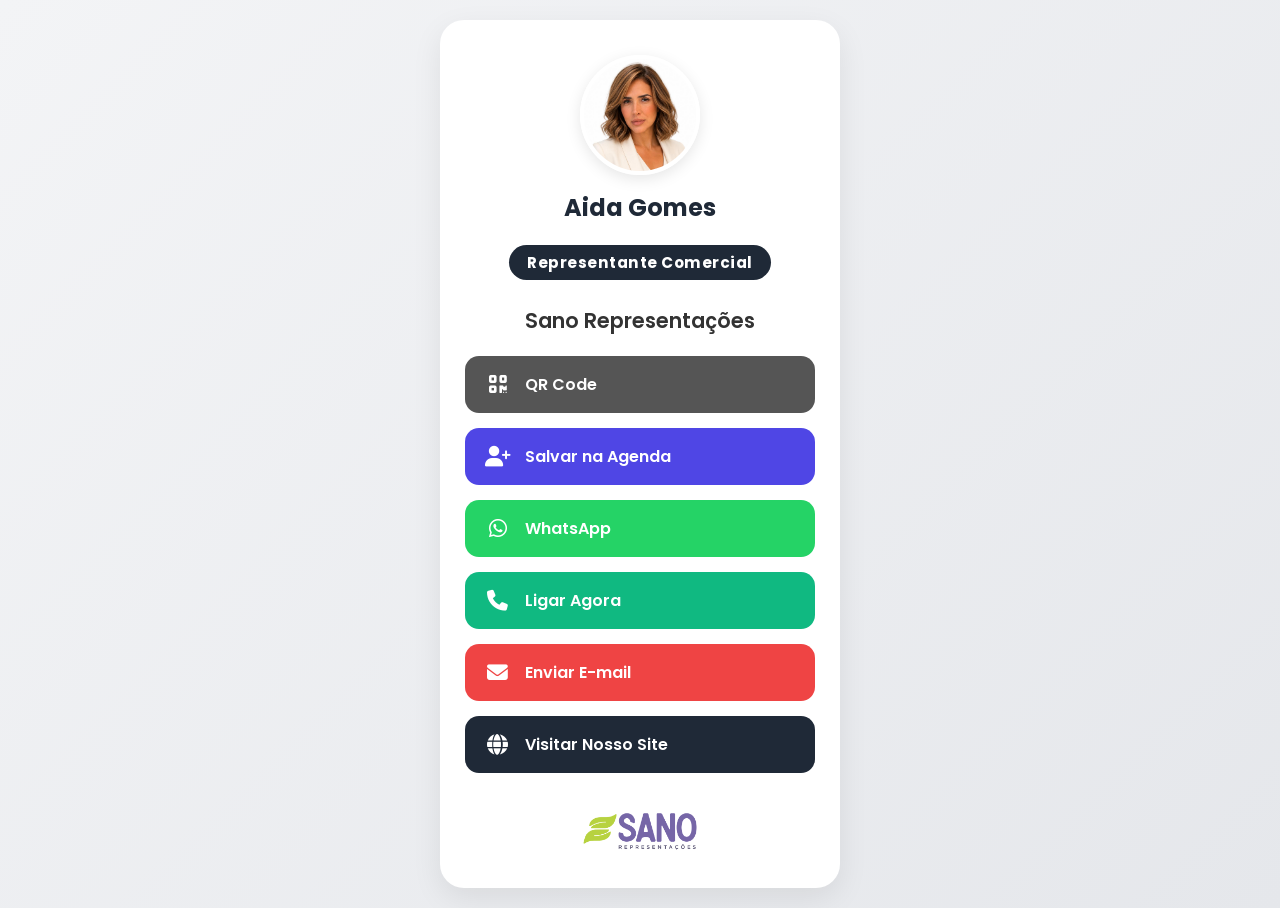
<file: aidacard/index.html>
<!DOCTYPE html>
<html lang="pt-BR">
<head>
    <meta charset="UTF-8">
    <meta name="viewport" content="width=device-width, initial-scale=1.0">
    <title>Aida Gomes - Cartão Virtual</title>
    <link rel="stylesheet" href="https://cdnjs.cloudflare.com/ajax/libs/font-awesome/6.4.0/css/all.min.css">
    <link rel="preconnect" href="https://fonts.googleapis.com">
    <link rel="preconnect" href="https://fonts.gstatic.com" crossorigin>
    <link href="https://fonts.googleapis.com/css2?family=Poppins:wght@400;500;600;700&display=swap" rel="stylesheet">
    <link rel="stylesheet" href="style.css">
    
    <style>
        .modal-qrcode {
            display: none;
            position: fixed;
            z-index: 9999;
            top: 0; left: 0; width: 100%; height: 100%;
            background-color: rgba(0,0,0,0.8);
            justify-content: center; align-items: center;
        }
        .modal-conteudo {
            background: #fff;
            padding: 20px;
            border-radius: 15px;
            text-align: center;
            max-width: 85%;
            position: relative;
        }
        .modal-conteudo img {
            width: 100%;
            max-width: 250px;
            height: auto;
        }
        .btn-fechar {
            margin-top: 15px;
            background: #333;
            color: #fff;
            border: none;
            padding: 8px 20px;
            border-radius: 8px;
            cursor: pointer;
            font-family: 'Poppins', sans-serif;
        }
        /* Cor personalizada para o botão do QR Code */
        .btn-qrcode {
            background-color: #555555;
            color: white;
        }
    </style>
</head>
<body>

    <div class="cartao-container">
        <div class="perfil-topo">
            <div class="foto-container">
                <img src="Imagem/aidafoto.jpeg" alt="Daniel Gomes" class="foto-perfil">
            </div>
            <h1>Aida Gomes</h1>
            <p class="cargo">Representante Comercial</p>
            <p class="sub-empresa" style="font-size: 1.3rem; font-weight: 600; color: #333; margin-bottom: 20px;">Sano Representações</p>
        </div>
        

        <div class="links-container">
            
            <a href="#" id="btn-abrir-qrcode" class="btn-link btn-qrcode">
                <i class="fa-solid fa-qrcode"></i>
                <span> QR Code</span>
            </a>

            <a href="contato.vcf" id="btn-agenda-inteligente" download="Daniel_Gomes.vcf" type="text/vcard" class="btn-link btn-agenda">
                <i class="fa-solid fa-user-plus"></i>
                <span>Salvar na Agenda</span>
            </a>

            <a href="https://wa.me/5585999534177" target="_blank" class="btn-link btn-whatsapp">
                <i class="fa-brands fa-whatsapp"></i>
                <span>WhatsApp</span>
            </a>

            <a href="tel:+5585999534177" class="btn-link btn-telefone">
                <i class="fa-solid fa-phone"></i>
                <span>Ligar Agora</span>
            </a>

            <a href="mailto:sano.representacoes@gmail.com" class="btn-link btn-email">
                <i class="fa-solid fa-envelope"></i>
                <span>Enviar E-mail</span>
            </a>

            <a href="https://www.sanorepresentacoes.com.br" target="_blank" class="btn-link btn-site">
                <i class="fa-solid fa-globe"></i>
                <span>Visitar Nosso Site</span>
            </a>

        </div>

        <div class="rodape">
            <img src="Imagem/Logo-Original.png" alt="Sano Representações" class="logo-empresa">
        </div>
    </div>

    <div id="janela-qrcode" class="modal-qrcode">
        <div class="modal-conteudo">
            <h3 style="font-family: 'Poppins', sans-serif; margin-bottom: 10px; color: #333;">Meu QR Code</h3>
            <img src="Imagem/aidaqrcode.png" alt="QR Code Sano Representações">
            <br>
            <button id="btn-fechar-qrcode" class="btn-fechar">Fechar</button>
        </div>
    </div>

    <script>
    document.addEventListener("DOMContentLoaded", function() {
        // Lógica do Botão União (Android/iOS)
        var btnAgenda = document.getElementById("btn-agenda-inteligente");
        if (btnAgenda) {
            var isAndroid = /Android/i.test(navigator.userAgent);
            if (isAndroid) {
                btnAgenda.href = "https://drive.google.com/file/d/1gFVP4ibTE9PFft3sZIfttmwQEkeFaket/view?usp=drive_link";
                btnAgenda.removeAttribute("download");
                btnAgenda.removeAttribute("type");
                btnAgenda.target = "_blank";
            } else {
                btnAgenda.href = "contato.vcf";
                btnAgenda.setAttribute("download", "Daniel_Gomes.vcf");
                btnAgenda.setAttribute("type", "text/vcard");
                btnAgenda.removeAttribute("target");
            }
        }

        // 🎯 LÓGICA PARA ABRIR E FECHAR O QR CODE NA TELA
        var modal = document.getElementById("janela-qrcode");
        var btnAbrir = document.getElementById("btn-abrir-qrcode");
        var btnFechar = document.getElementById("btn-fechar-qrcode");

        btnAbrir.addEventListener("click", function(e) {
            e.preventDefault();
            modal.style.display = "flex";
        });

        btnFechar.addEventListener("click", function() {
            modal.style.display = "none";
        });

        // Fecha também se clicar fora do quadradinho branco
        modal.addEventListener("click", function(e) {
            if (e.target === modal) {
                modal.style.display = "none";
            }
        });
    });
    </script>
</body>
</html>
</file>
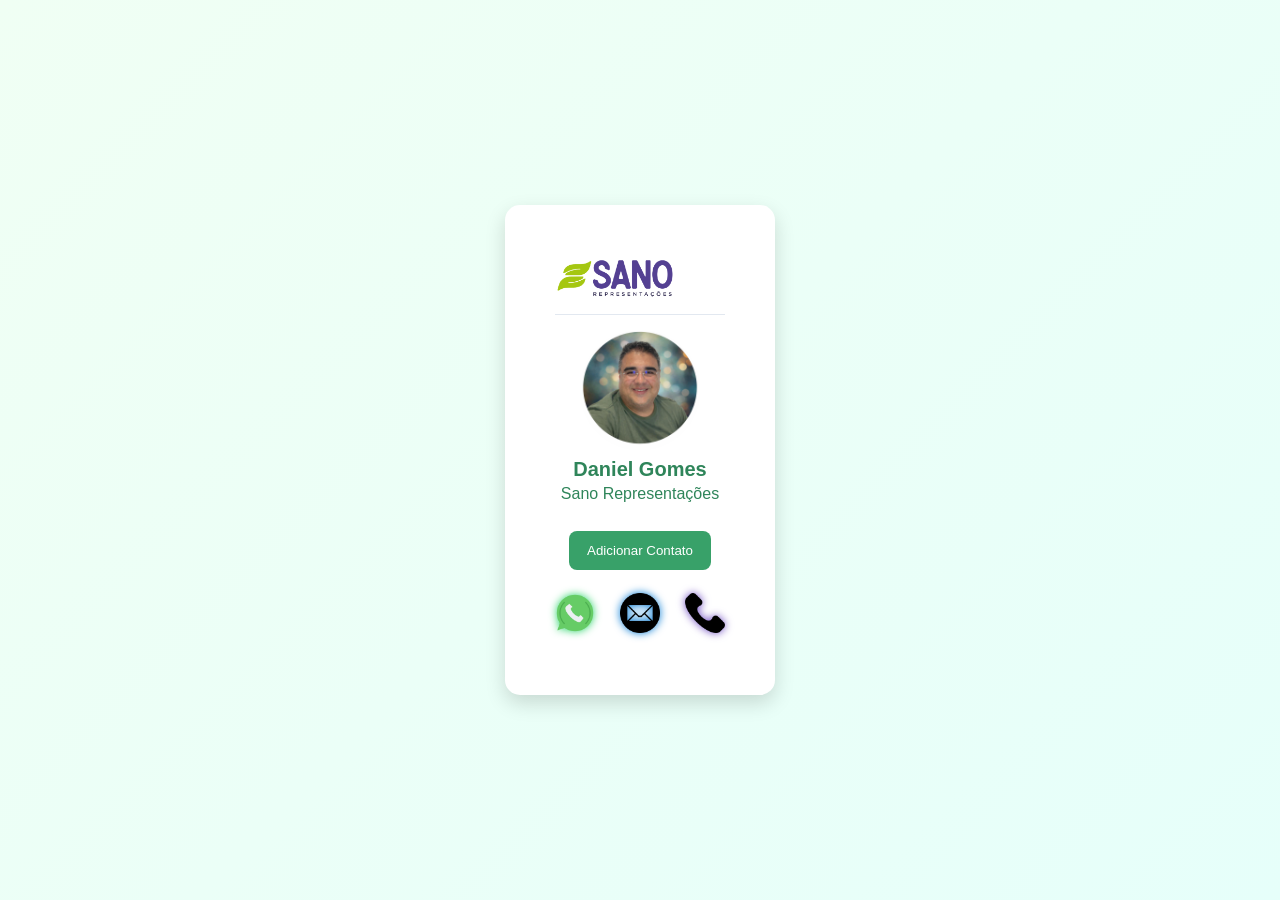
<file: CartaoVisita/index.html>
<!DOCTYPE html>
<html lang="pt-BR">
<head>
  <meta charset="UTF-8">
  <title>Cartão Digital - Daniel Gomes</title>
  <link rel="stylesheet" href="style.css">
</head>
<body>
  <div class="card">
  <!-- Logo -->
  <div class="header">
    <img src="Imagem/Logo-Original.png" alt="Sano Representações" class="logo">
  </div>

  <!-- Foto -->
  <img src="Imagem/daniel-imagem.jpeg" alt="Daniel Gomes" class="avatar">

<h1 class="nome">Daniel Gomes</h1>
<h2 class="empresa">Sano Representações</h2>

<button onclick="window.location.href='vCard.vcf'">Adicionar Contato</button>

  <!-- Ícones de contato abaixo -->
  <div class="contact-icons">
  <a href="https://wa.me/5585988307070" target="_blank" class="icon whatsapp" title="WhatsApp">
    <img src="Imagem/app.png" alt="WhatsApp">
  </a>
  <a href="mailto:daniel@sanorepresentacoes.com.br" class="icon email" title="E-mail">
    <img src="Imagem/email-redondo.png" alt="E-mail">
  </a>
  <a href="tel:+5585988307070" class="icon phone" title="Telefone">
    <img src="Imagem/phone-call.png" alt="Telefone">
  </a>
</div>

</div>
</body>
</html>
</file>
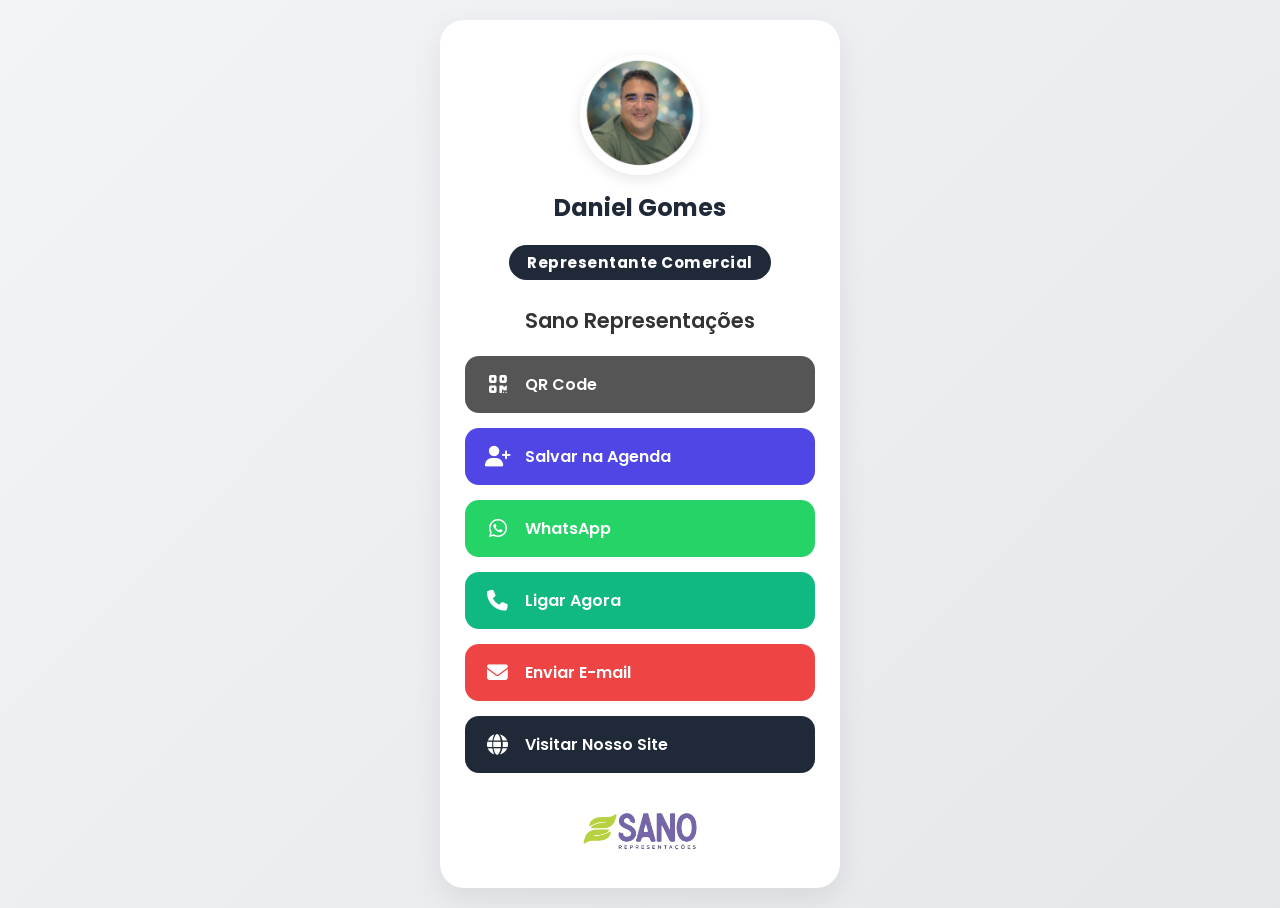
<file: danielcard/index.html>
<!DOCTYPE html>
<html lang="pt-BR">
<head>
    <meta charset="UTF-8">
    <meta name="viewport" content="width=device-width, initial-scale=1.0">
    <title>Daniel Gomes - Cartão Virtual</title>
    <link rel="stylesheet" href="https://cdnjs.cloudflare.com/ajax/libs/font-awesome/6.4.0/css/all.min.css">
    <link rel="preconnect" href="https://fonts.googleapis.com">
    <link rel="preconnect" href="https://fonts.gstatic.com" crossorigin>
    <link href="https://fonts.googleapis.com/css2?family=Poppins:wght@400;500;600;700&display=swap" rel="stylesheet">
    <link rel="stylesheet" href="style.css">
    
    <style>
        .modal-qrcode {
            display: none;
            position: fixed;
            z-index: 9999;
            top: 0; left: 0; width: 100%; height: 100%;
            background-color: rgba(0,0,0,0.8);
            justify-content: center; align-items: center;
        }
        .modal-conteudo {
            background: #fff;
            padding: 20px;
            border-radius: 15px;
            text-align: center;
            max-width: 85%;
            position: relative;
        }
        .modal-conteudo img {
            width: 100%;
            max-width: 250px;
            height: auto;
        }
        .btn-fechar {
            margin-top: 15px;
            background: #333;
            color: #fff;
            border: none;
            padding: 8px 20px;
            border-radius: 8px;
            cursor: pointer;
            font-family: 'Poppins', sans-serif;
        }
        /* Cor personalizada para o botão do QR Code */
        .btn-qrcode {
            background-color: #555555;
            color: white;
        }
    </style>
</head>
<body>

    <div class="cartao-container">
        <div class="perfil-topo">
            <div class="foto-container">
                <img src="Imagem/daniel-imagem.jpeg" alt="Daniel Gomes" class="foto-perfil">
            </div>
            <h1>Daniel Gomes</h1>
            <p class="cargo">Representante Comercial</p>
            <p class="sub-empresa" style="font-size: 1.3rem; font-weight: 600; color: #333; margin-bottom: 20px;">Sano Representações</p>
        </div>
        

        <div class="links-container">
            
            <a href="#" id="btn-abrir-qrcode" class="btn-link btn-qrcode">
                <i class="fa-solid fa-qrcode"></i>
                <span>QR Code</span>
            </a>

            <a href="contato.vcf" id="btn-agenda-inteligente" download="Daniel_Gomes.vcf" type="text/vcard" class="btn-link btn-agenda">
                <i class="fa-solid fa-user-plus"></i>
                <span>Salvar na Agenda</span>
            </a>

            <a href="https://wa.me/5585988307070" target="_blank" class="btn-link btn-whatsapp">
                <i class="fa-brands fa-whatsapp"></i>
                <span>WhatsApp</span>
            </a>

            <a href="tel:+5585988307070" class="btn-link btn-telefone">
                <i class="fa-solid fa-phone"></i>
                <span>Ligar Agora</span>
            </a>

            <a href="mailto:daniel@sanorepresentacoes.com.br" class="btn-link btn-email">
                <i class="fa-solid fa-envelope"></i>
                <span>Enviar E-mail</span>
            </a>

            <a href="https://www.sanorepresentacoes.com.br" target="_blank" class="btn-link btn-site">
                <i class="fa-solid fa-globe"></i>
                <span>Visitar Nosso Site</span>
            </a>

        </div>

        <div class="rodape">
            <img src="Imagem/Logo-Original.png" alt="Sano Representações" class="logo-empresa">
        </div>
    </div>

    <div id="janela-qrcode" class="modal-qrcode">
        <div class="modal-conteudo">
            <h3 style="font-family: 'Poppins', sans-serif; margin-bottom: 10px; color: #333;">Meu QR Code</h3>
            <img src="Imagem/QR code cartão Vitual.png" alt="QR Code Sano Representações">
            <br>
            <button id="btn-fechar-qrcode" class="btn-fechar">Fechar</button>
        </div>
    </div>

    <script>
    document.addEventListener("DOMContentLoaded", function() {
        // Lógica do Botão União (Android/iOS)
        var btnAgenda = document.getElementById("btn-agenda-inteligente");
        if (btnAgenda) {
            var isAndroid = /Android/i.test(navigator.userAgent);
            if (isAndroid) {
                btnAgenda.href = "https://drive.google.com/uc?export=download&id=1gJEhtTlLkWolUKIYNFw5A9bG6WpKQWx6";
                btnAgenda.removeAttribute("download");
                btnAgenda.removeAttribute("type");
                btnAgenda.target = "_blank";
            } else {
                btnAgenda.href = "contato.vcf";
                btnAgenda.setAttribute("download", "Daniel_Gomes.vcf");
                btnAgenda.setAttribute("type", "text/vcard");
                btnAgenda.removeAttribute("target");
            }
        }

        // 🎯 LÓGICA PARA ABRIR E FECHAR O QR CODE NA TELA
        var modal = document.getElementById("janela-qrcode");
        var btnAbrir = document.getElementById("btn-abrir-qrcode");
        var btnFechar = document.getElementById("btn-fechar-qrcode");

        btnAbrir.addEventListener("click", function(e) {
            e.preventDefault();
            modal.style.display = "flex";
        });

        btnFechar.addEventListener("click", function() {
            modal.style.display = "none";
        });

        // Fecha também se clicar fora do quadradinho branco
        modal.addEventListener("click", function(e) {
            if (e.target === modal) {
                modal.style.display = "none";
            }
        });
    });
    </script>
</body>
</html>
</file>
<file: aidacard/style.css>
/* Configurações Gerais */
* {
    margin: 0;
    padding: 0;
    box-sizing: border-box;
    font-family: 'Poppins', sans-serif;
}

body {
    background: linear-gradient(135deg, #f3f4f6 0%, #e5e7eb 100%);
    min-height: 100vh;
    display: flex;
    justify-content: center;
    align-items: center;
    padding: 20px;
}

/* Container do Cartão */
.cartao-container {
    background: #ffffff;
    width: 100%;
    max-width: 400px;
    border-radius: 24px;
    padding: 35px 25px;
    box-shadow: 0 10px 30px rgba(0, 0, 0, 0.08);
    text-align: center;
}

/* Área da Foto e Nome */
/* 🎯 Substitua o .cargo antigo por este aqui: */
.perfil-topo .cargo {
    display: inline-block;
    background-color: #1f2937 !important; /* Cor escura de destaque */
    color: #ffffff !important;            /* Letra branca */
    font-size: 0.95rem !important;
    font-weight: 700 !important;          /* Negrito */
    padding: 6px 18px !important;
    border-radius: 50px !important;       /* Formato arredondado */
    
    /* 🎯 ESSE É O SEGREDO: Afasta do nome em cima e afasta dos botões embaixo */
    margin-top: 15px !important;       
    margin-bottom: 25px !important;     
    
    letter-spacing: 0.5px !important;
}

/* Pode colar este logo abaixo do .cargo */
.sub-empresa {
    font-size: 0.9rem;
    color: #6b7280;
    font-weight: 600;
}

.foto-container {
    width: 120px;
    height: 120px;
    margin: 0 auto 15px auto;
    border-radius: 50%;
    border: 4px solid #ffffff;
    box-shadow: 0 4px 15px rgba(0, 0, 0, 0.1);
    overflow: hidden;
}

.foto-perfil {
    width: 100%;
    height: 100%;
    object-fit: cover;
}

.perfil-topo h1 {
    font-size: 1.5rem;
    color: #1f2937;
    font-weight: 700;
    margin-bottom: 5px;
}

.perfil-topo .cargo {
    font-size: 0.9rem;
    color: #6b7280;
    font-weight: 500;
}

/* Container dos Links */
.links-container {
    display: flex;
    flex-direction: column;
    gap: 15px;
    margin-bottom: 35px;
}

/* Estilo Base dos Botões */
.btn-link {
    display: flex;
    align-items: center;
    padding: 16px 20px;
    text-decoration: none;
    border-radius: 14px;
    font-weight: 600;
    font-size: 1rem;
    transition: transform 0.2s ease, box-shadow 0.2s ease;
    gap: 15px;
}

.btn-link i {
    font-size: 1.3rem;
    width: 25px;
    text-align: center;
}

.btn-link:hover {
    transform: translateY(-2px);
    box-shadow: 0 5px 15px rgba(0, 0, 0, 0.1);
}

/* Cores Customizadas dos Botões */
.btn-agenda {
    background-color: #4f46e5; /* Roxo/Azul moderno */
    color: #ffffff;
}

.btn-whatsapp {
    background-color: #25d366; /* Verde WhatsApp */
    color: #ffffff;
}

.btn-telefone {
    background-color: #10b981; /* Verde Esmeralda */
    color: #ffffff;
}

.btn-email {
    background-color: #ef4444; /* Vermelho */
    color: #ffffff;
}

.btn-site {
    background-color: #1f2937; /* Grafite escuro */
    color: #ffffff;
}

/* Rodapé */
.rodape {
    margin-top: 10px;
    display: flex;
    justify-content: center;
    align-items: center;
    opacity: 0.8;
}

.logo-empresa {
    max-height: 45px;
    object-fit: contain;
}
</file>
<file: CartaoVisita/style.css>
body {
  font-family: 'Segoe UI', Arial, sans-serif;
  background: linear-gradient(135deg, #f0fff4, #e6fffa);
  display: flex;
  justify-content: center;
  align-items: center;
  height: 100vh;
  margin: 0;
}

.card {
  background: #fff;
  border-radius: 15px;
  box-shadow: 0 8px 20px rgba(0,0,0,0.15);
  padding: 50px;
  text-align: center;
  max-width: 520px;   /* largura maior para dar respiro */
}

.header {
  text-align: left;   /* logo alinhada à esquerda */
  margin-bottom: 15px;
  border-bottom: 1px solid #e2e8f0; /* divisória sutil */
  padding-bottom: 10px;
}

.logo {
  width: 120px;       /* tamanho da logo */
}

.nome {
  margin-top: 5px;
  margin-bottom: 2px;
  font-size: 20px;
  font-weight: bold;
  color: #2f855a;
  text-align: center;
}

.avatar {
  width: 120px;       /* controla o tamanho da foto */
  height: 120px;      /* mantém proporção circular */
  border-radius: 50%; /* deixa redonda */
  object-fit: cover;  /* garante que não distorça */
  margin: 0 auto 8px; /* centraliza e dá espaço abaixo */
  display: block;
}
h1 {
  font-size: 1.6em;
  color: #2f855a;
  margin-bottom: 10px;
}

 
p {
  color: #2f855a;
  margin: 5px 0;
}

.nome {
  margin-top: 0;      /* cola no avatar */
  margin-bottom: 4px; /* aproxima da empresa */
  font-size: 20px;
  font-weight: bold;
  color: #2f855a;
  text-align: center;
}

.empresa {
  margin-top: 0;
  margin-bottom: 8px;
  font-size: 16px;
  color: #333;.empresa 
  margin-top: 0;
  margin-bottom: 8px;
  font-size: 16px;
  font-weight: 500;
  color: #2f855a; /* verde igual ao nome */
  text-align: center;
  text-align: center;
}

bbutton {
  margin-top: 5px;    /* bem próximo da empresa */
  margin-bottom: 15px; /* antes dos ícones */
  padding: 10px 16px;
  background: #38a169;
  color: #fff;
  border: none;
  border-radius: 6px;
  font-weight: 500;
  cursor: pointer;
  transition: background 0.3s ease;
}

button:hover {
  background: #2f855a;
  transform: translateY(-2px);
}

.contact-icons {
  display: flex;
  justify-content: center;
  gap: 25px;
  margin-top: 15px;
  height: 60px; /* reserva espaço para o hover */
  align-items: center;
}


.icon img {
  width: 40px;
  height: 40px;
  transition: transform 0.2s ease;
}

.icon img:hover {
  transform: scale(1.05); /* menor aumento */
}


.whatsapp img { filter: drop-shadow(0 0 4px #25D366); }
.email img { filter: drop-shadow(0 0 4px #0078D4); }
.phone img { filter: drop-shadow(0 0 4px #6B46C1); }

button {
  margin-top: 20px;
  padding: 12px 18px;
  background: #38a169;
  color: #fff;
  border: none;
  border-radius: 8px;
  font-weight: 500;
  cursor: pointer;
  transition: background 0.3s ease, transform 0.2s ease;
}

button:hover {
  background: #2f855a;
  transform: translateY(-2px);
}
</file>
<file: danielcard/style.css>
/* Configurações Gerais */
* {
    margin: 0;
    padding: 0;
    box-sizing: border-box;
    font-family: 'Poppins', sans-serif;
}

body {
    background: linear-gradient(135deg, #f3f4f6 0%, #e5e7eb 100%);
    min-height: 100vh;
    display: flex;
    justify-content: center;
    align-items: center;
    padding: 20px;
}

/* Container do Cartão */
.cartao-container {
    background: #ffffff;
    width: 100%;
    max-width: 400px;
    border-radius: 24px;
    padding: 35px 25px;
    box-shadow: 0 10px 30px rgba(0, 0, 0, 0.08);
    text-align: center;
}

/* Área da Foto e Nome */
/* 🎯 Substitua o .cargo antigo por este aqui: */
.perfil-topo .cargo {
    display: inline-block;
    background-color: #1f2937 !important; /* Cor escura de destaque */
    color: #ffffff !important;            /* Letra branca */
    font-size: 0.95rem !important;
    font-weight: 700 !important;          /* Negrito */
    padding: 6px 18px !important;
    border-radius: 50px !important;       /* Formato arredondado */
    
    /* 🎯 ESSE É O SEGREDO: Afasta do nome em cima e afasta dos botões embaixo */
    margin-top: 15px !important;       
    margin-bottom: 25px !important;     
    
    letter-spacing: 0.5px !important;
}

/* Pode colar este logo abaixo do .cargo */
.sub-empresa {
    font-size: 0.9rem;
    color: #6b7280;
    font-weight: 600;
}

.foto-container {
    width: 120px;
    height: 120px;
    margin: 0 auto 15px auto;
    border-radius: 50%;
    border: 4px solid #ffffff;
    box-shadow: 0 4px 15px rgba(0, 0, 0, 0.1);
    overflow: hidden;
}

.foto-perfil {
    width: 100%;
    height: 100%;
    object-fit: cover;
}

.perfil-topo h1 {
    font-size: 1.5rem;
    color: #1f2937;
    font-weight: 700;
    margin-bottom: 5px;
}

.perfil-topo .cargo {
    font-size: 0.9rem;
    color: #6b7280;
    font-weight: 500;
}

/* Container dos Links */
.links-container {
    display: flex;
    flex-direction: column;
    gap: 15px;
    margin-bottom: 35px;
}

/* Estilo Base dos Botões */
.btn-link {
    display: flex;
    align-items: center;
    padding: 16px 20px;
    text-decoration: none;
    border-radius: 14px;
    font-weight: 600;
    font-size: 1rem;
    transition: transform 0.2s ease, box-shadow 0.2s ease;
    gap: 15px;
}

.btn-link i {
    font-size: 1.3rem;
    width: 25px;
    text-align: center;
}

.btn-link:hover {
    transform: translateY(-2px);
    box-shadow: 0 5px 15px rgba(0, 0, 0, 0.1);
}

/* Cores Customizadas dos Botões */
.btn-agenda {
    background-color: #4f46e5; /* Roxo/Azul moderno */
    color: #ffffff;
}

.btn-whatsapp {
    background-color: #25d366; /* Verde WhatsApp */
    color: #ffffff;
}

.btn-telefone {
    background-color: #10b981; /* Verde Esmeralda */
    color: #ffffff;
}

.btn-email {
    background-color: #ef4444; /* Vermelho */
    color: #ffffff;
}

.btn-site {
    background-color: #1f2937; /* Grafite escuro */
    color: #ffffff;
}

/* Rodapé */
.rodape {
    margin-top: 10px;
    display: flex;
    justify-content: center;
    align-items: center;
    opacity: 0.8;
}

.logo-empresa {
    max-height: 45px;
    object-fit: contain;
}
</file>
